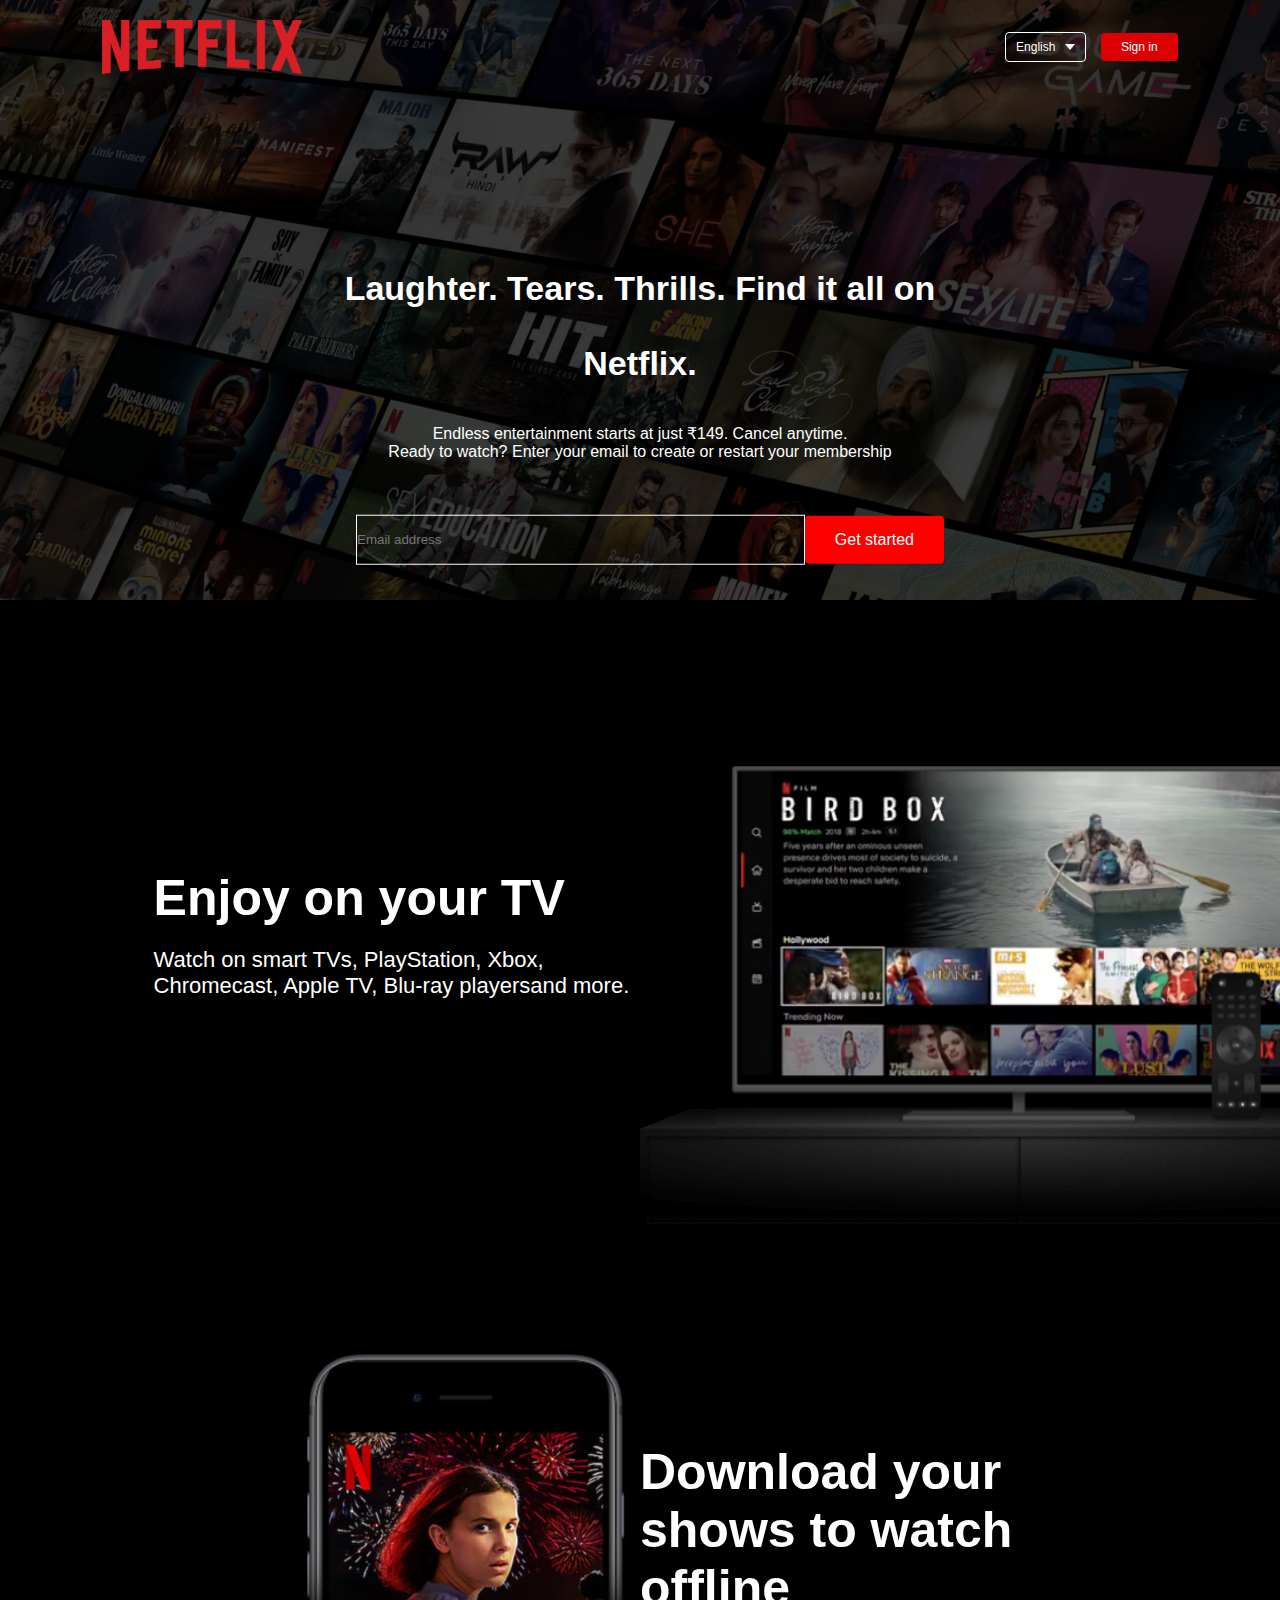
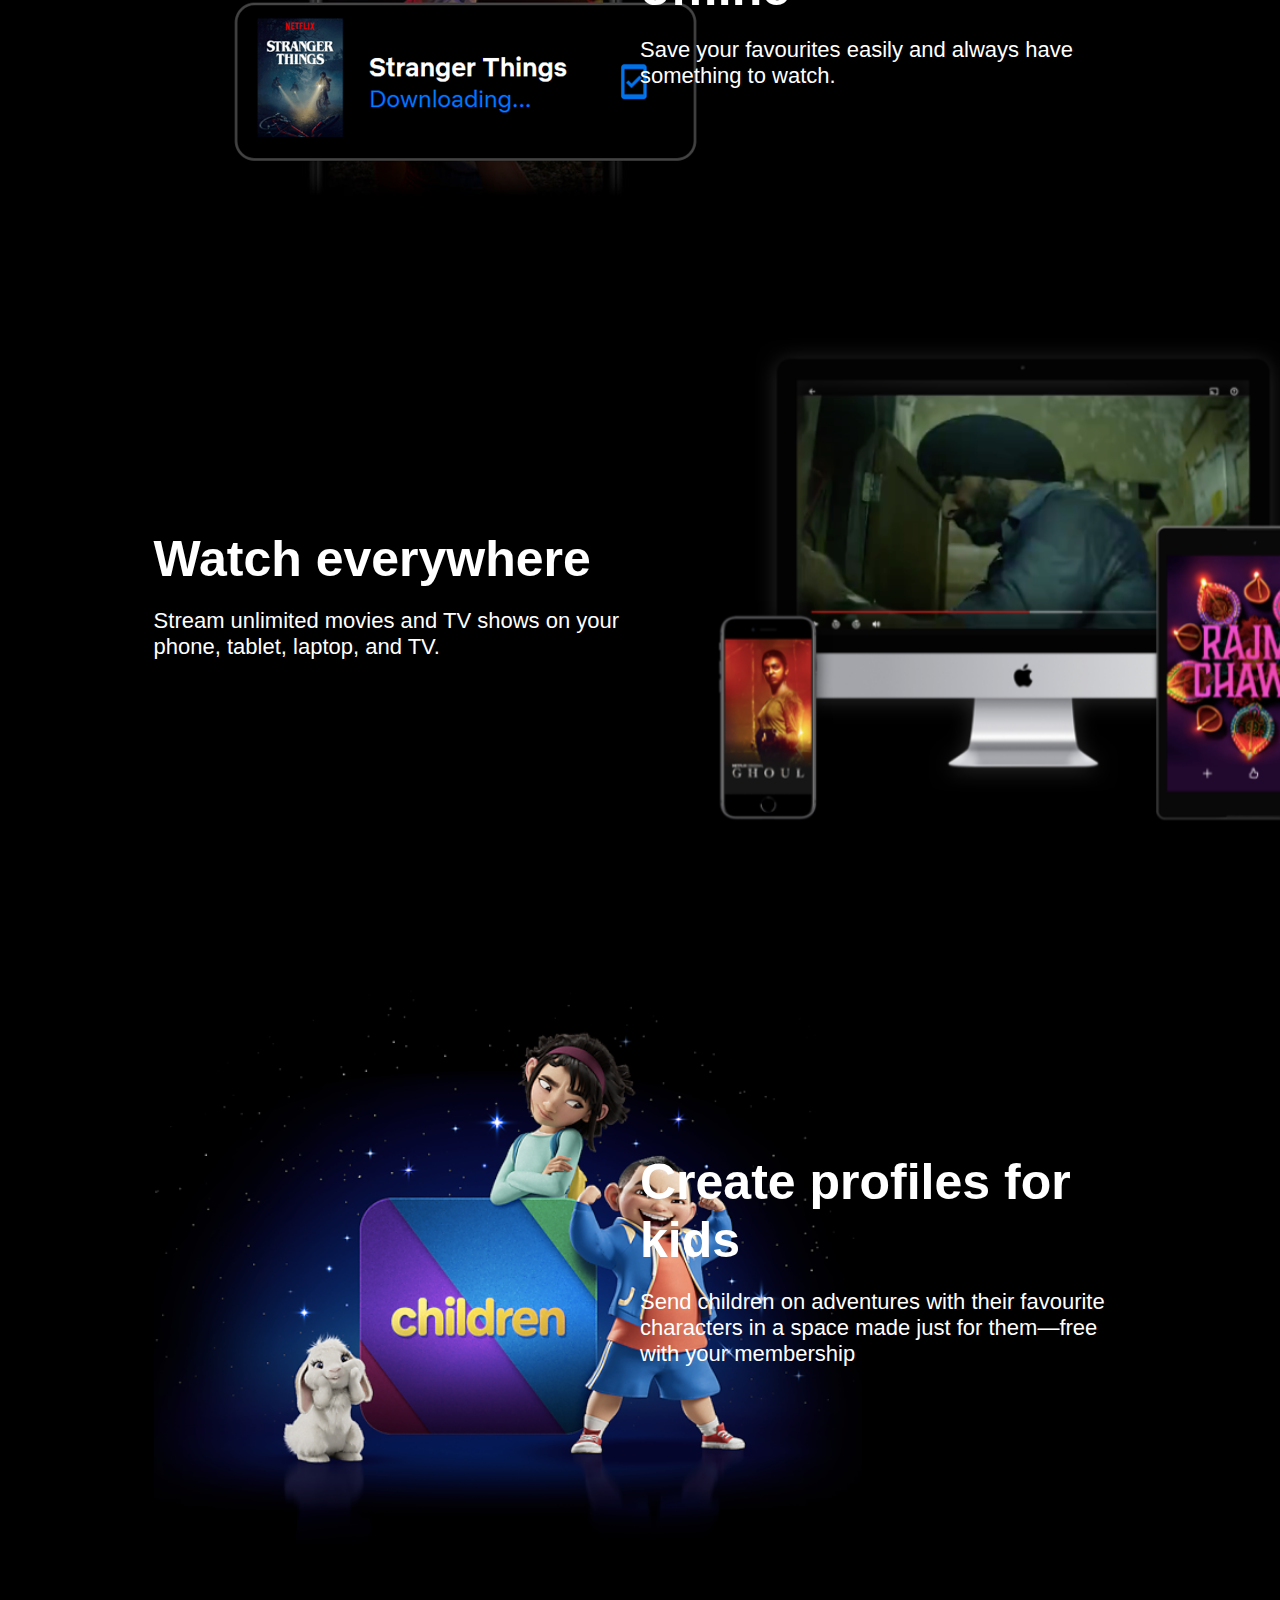
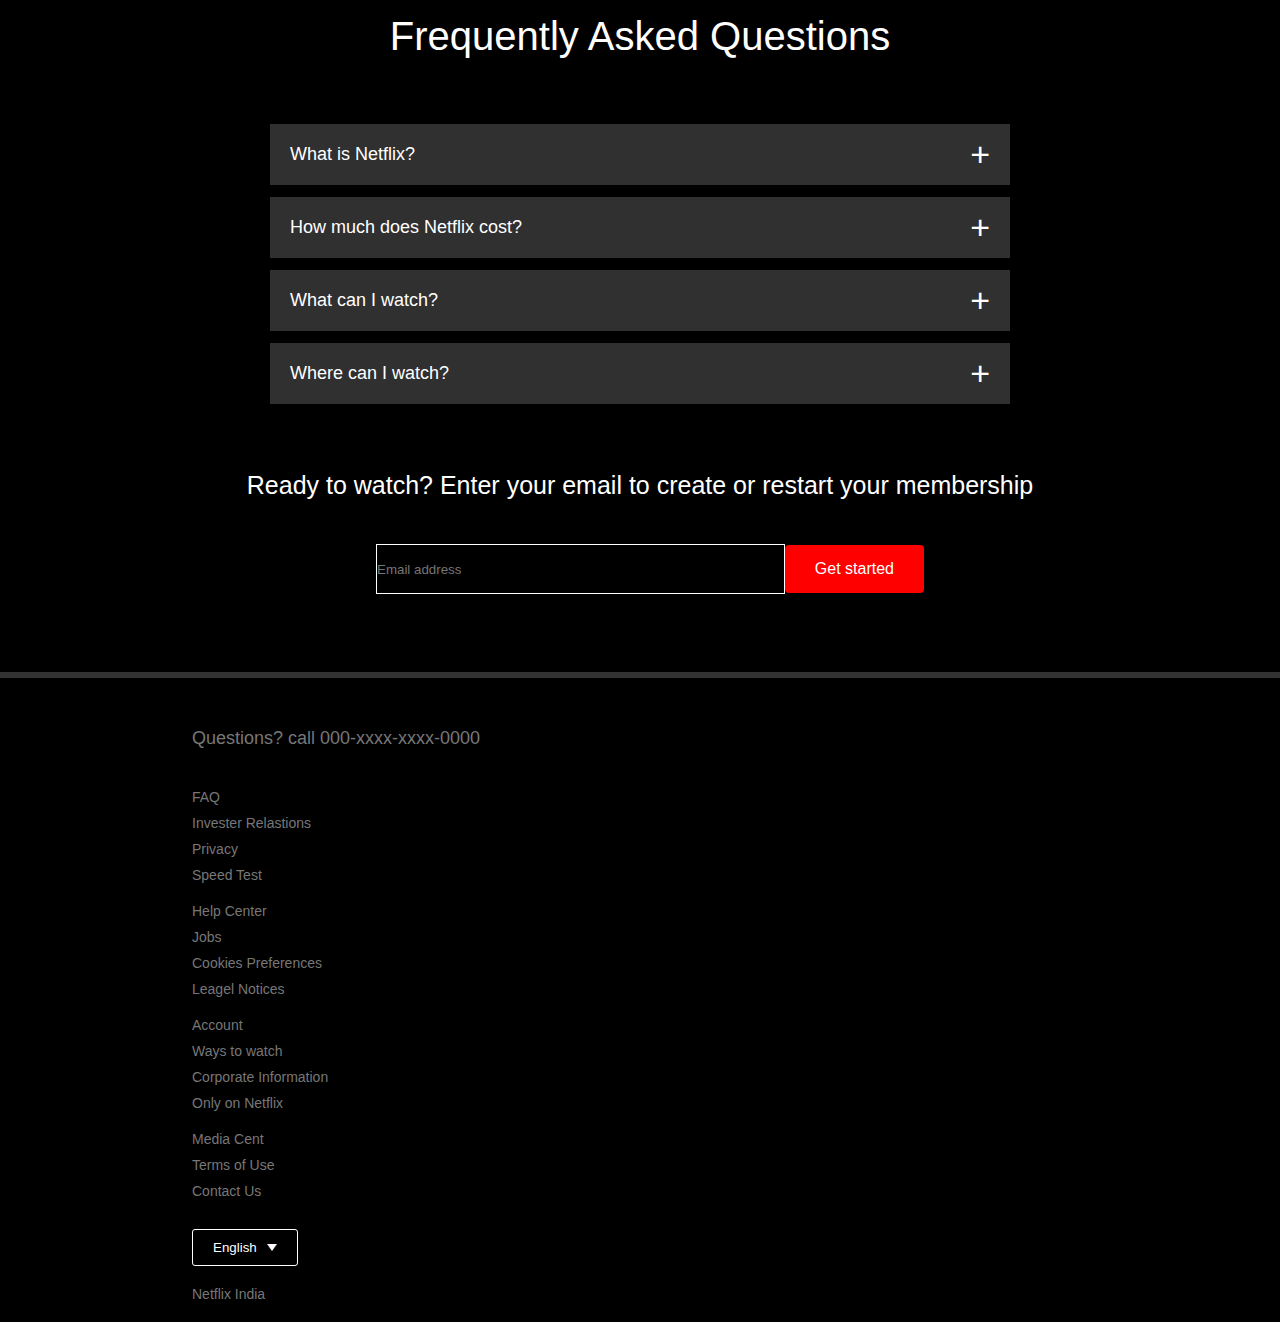
<file: Netflix/Index.html>
<!DOCTYPE html>
<html lang="en">
<head>
    <meta charset="UTF-8">
    <meta name="viewport" content="width=device-width, initial-scale=1.0">
    <title>Document</title>
    <link rel="stylesheet" href="style.css">
</head>
<body>
    <div class="header">
        <nav>
            <img src="netflix-img/images/logo.png" class="logo">
            <div>
               <a href="#"> <button class="language-btn">English<img src="netflix-img/images/down-icon.png"></button></a>
                <a href="#"><button>Sign in</button></a>
            </div>
        </nav>
        <div class="header-content">
            <h1>Laughter. Tears. Thrills. Find it all on Netflix.</h1>
           <P>Endless entertainment starts at just ₹149. Cancel anytime.</P>
            <h3>Ready to watch? Enter your email to create or restart your membership</h3>
            <form class="email-signup">
                <input type="email" placeholder="Email address" required>
                <button type="Submit">Get started</button>
            </form>
          
        </div>
    </div>
    <div class="features">

        <div class="row">
            <div class="text-col">
                <h2>Enjoy on your TV</h2>
                <P>Watch on smart TVs, PlayStation, Xbox, Chromecast, Apple TV, Blu-ray playersand more.</P>
            </div>
            <div class="img-col">
                <img src="netflix-img/images/feature-1.png"> 
            </div>
        </div>

        <div class="row">
            <div class="img-col">
                <img src="netflix-img/images/feature-2.png"> 
            </div>
            
            <div class="text-col">
                <h2>Download your shows to watch offline</h2>
               <p>Save your favourites easily and always have something to watch.</p>
            </div>
        </div>

        <div class="row">
            <div class="text-col">
                <h2>Watch everywhere</h2>
                <P>Stream unlimited movies and TV shows on your phone, tablet, laptop, and TV.</P>
            </div>
            
            <div class="img-col">
                <img src="netflix-img/images/feature-3.png"> 
            </div>
        </div>

        <div class="row">
            <div class="img-col">
                <img src="netflix-img/images/feature-4.png"> 
            </div>
            
            <div class="text-col">
                <h2>Create profiles for kids</h2>
                <P>Send children on adventures with their favourite characters in a space made just for them—free with your membership</P>
            </div>
        </div>
    </div>
    <div class="faq">
        <h2>Frequently Asked Questions</h2>
        <ul class="accordion">
            <li>
                <input type="radio" name="accordion" id="first">
                <label for="first">What is Netflix?</label>
                <div class="content">
                    <p>Netflix is a online entertainment plateform where you can watch movies, series, Drama, comedy, Action, and a lot of Fun.</p>
                </div>
            </li>
               <li>
                  <input type="radio" name="accordion" id="second">
                  <label for="second">How much does Netflix cost?</label>
                 <div class="content">
                     <p>It is very minimal cast which is asked by Netflix through you for your fun and smile on your family members face.
                        <br>For 1 day, only     <a href="#">$99.</a><br>
                        For one month, only     <a href="#">$199.</a><br>
                        For six month, only     <a href="#">$499.</a><br>
                        For 1 year, only        <a href="#">$799.</a><br>
                     </p>
                 </div>
               </li>
               <li>
                  <input type="radio" name="accordion" id="Third">
                  <label for="Third">What can I watch?</label>
                 <div class="content">
                     <p>Recomondaton.
                    <br><a href="#"><h3>Series</h3></a><br>
                    Harlan Cobens Shelter <br>
                    Secret Invasion <br>
                    Guns and Gulabs <br>
                    Sex Education <br>
                    Jujutsu kaisen <br>
                    Naruto <br>
                    <br><a href="#"><h3>Movies</h3></a><br>
                    Escape Room <br>
                    Deadpool <br>
                    Indiana Jones and the Dial of Destiny <br>
                    Bad Boys <br>
                    Rush Hour <br>
                    <br><a href="#"><h3>Korean Drama</h3></a><br>
                    -------------------NONE------------------
                    </P> 
                 </div>
               </li>
               <li>
                  <input type="radio" name="accordion" id="forth">
                  <label for="forth">Where can I watch?</label>
                 <div class="content">
                     <p>I thik you have not need to use my plateform because you use third party apps and websites.</p>
                 </div>
               </li>
        </ul>
        <small>Ready to watch? Enter your email to create or restart your membership</small>
        <form class="email-signup">
            <input type="email" placeholder="Email address" required>
            <button type="Submit">Get started</button>
        </form>
      
    </div>
    <div class="footer">
        <h2>Questions? call 000-xxxx-xxxx-0000</h2>

        <div class="row">
            <div class="col">
                <a href="#">FAQ</a>
                <a href="#">Invester Relastions</a>
                <a href="#">Privacy</a>
                <a href="#">Speed Test</a>
            </div>
            <div class="col">
                <a href="#">Help Center</a>
                <a href="#">Jobs</a>
                <a href="#">Cookies Preferences</a>
                <a href="#">Leagel Notices</a>
            </div>
            <div class="col">
                <a href="#">Account</a>
                <a href="#">Ways to watch</a>
                <a href="#">Corporate Information</a>
                <a href="#">Only on Netflix</a>
            </div>
            <div class="col">
               <a href="#">Media Cent</a>
               <a href="#">Terms of Use</a>
               <a href="#">Contact Us</a>
            </div>
        </div>
        <button class="language-btn">English<img src="netflix-img/images/down-icon.png"></button>
        <p class="copyright-txt">Netflix India</p>
    </div>
    
</body>
</html>
</file>
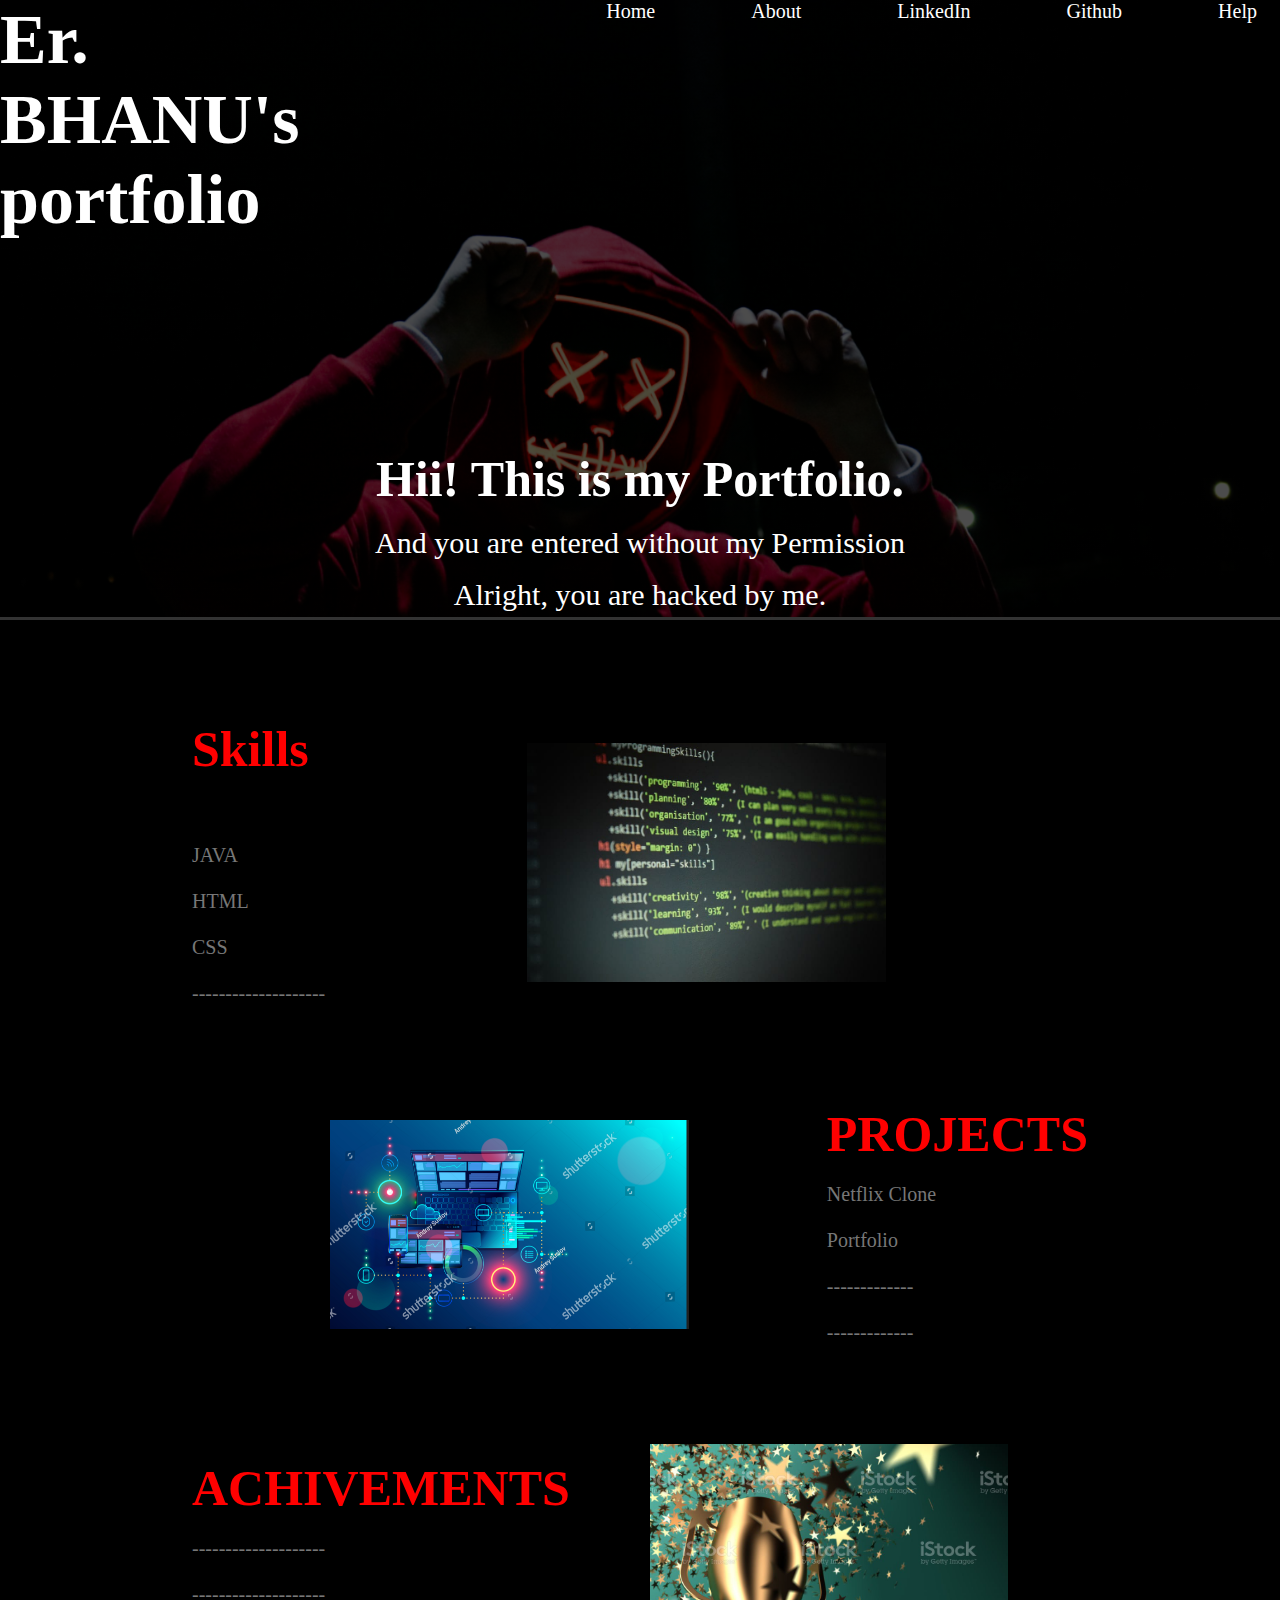
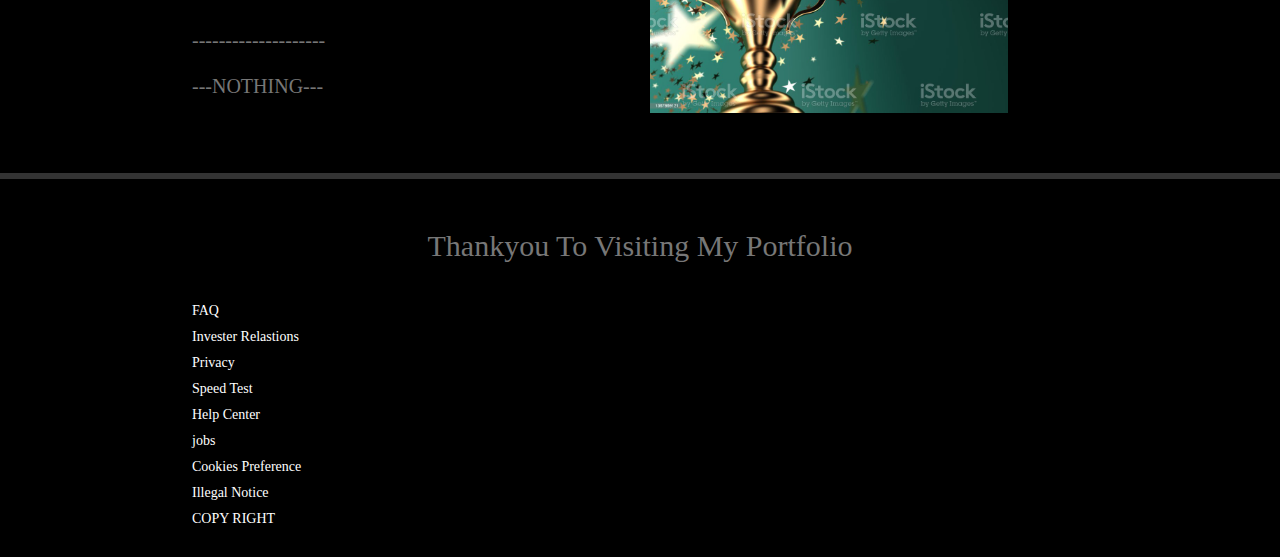
<file: Portfolio/Portfolio.html>
<!DOCTYPE html>
<html lang="en">
<head>
    <meta charset="UTF-8">
    <meta name="viewport" content="width=device-width, initial-scale=1.0">
    <title>Portfolio</title>
    <link rel="stylesheet" href="Portfolio.css">
</head>
<body>
    <div class="header">
      <header>
          <nav>
             <div class="left"><h1>Er.<br>BHANU's portfolio </h1></div>
               <div class="right">
                 <ul>
                     <li><a href="#">Home</a></li>
                     <li><a href="#">About</a></li>
                     <li><a href="#">LinkedIn</a></li>
                    <li><a href="https://github.com/Bhanu2003bcc/Bharat-Interns/tree/main/Portfolio">Github</a></li>
                     <li><a href="#">Help</a></li>
                 </ul>
             </div>
          </nav>
        </header>
    <div class="header-content">
        <h2>Hii! This is my Portfolio.</h2><br>
        <p>And you are entered without my Permission</p><br>
        <p>Alright, you are hacked by me.</p>
    </div>
  </div> 
  <div class="features">

    <div class="row">
        <div class="text-col">
            <h2>Skills</h2>
            <p>
                <br><br>
                JAVA
                <br><br>
                HTML
                <br><br>
                CSS
                <br><br>
                --------------------
            </p>
        </div>
        <div class="img-col">
            <img src="image2.jpg">
        </div>
    </div>

    <div class="row">
        <div class="img-col">
            <img src="image4.png">
        </div>
        <div class="text-col">
            <h2>PROJECTS</h2>
            <p>
                Netflix Clone
                <br><br>
                Portfolio
                <br><br>
                -------------
                <br><br>
                -------------
            </p>
        </div>
      
    </div>

    <div class="row">
        <div class="text-col">
            <h2>ACHIVEMENTS</h2>
            <p>
                --------------------
                <br><br>
                --------------------
                <br><br>
                --------------------
                <br><br>
                ---NOTHING---
            </p>
        </div>
        <div class="img-col">
            <img src="image3.jpg">
        </div>
    </div>
  </div>


  <div class="footer">
    <div class="lower">
        <h1>Thankyou To Visiting My Portfolio</h1>
    </div>
    <div class="none">
        <div class="do">
            <a href="#">FAQ</a>
            <a href="#">Invester Relastions</a>
            <a href="#">Privacy</a>
            <a href="#">Speed Test</a>
        </div>
        <div class="do">
            <a href="#">Help Center</a>
            <a href="#">jobs</a>
            <a href="#">Cookies Preference</a>
            <a href="#">Illegal Notice</a>
            <a href="#">COPY RIGHT</a>
        </div>
    </div>     
  </div>

   
</body>
</html>
</file>
<file: Netflix/style.css>
*{
    margin: 0;
    padding: 0;
    font-family: 'poppins',sans-serif;
    box-sizing: border-box;
}

body{
    background: black;
    color: white;
}

.header{
    width: 100%;
    height: 600px;
    background-image: linear-gradient(rgba(0,0,0,0.7),rgba(0,0,0,0.7)),url(netflix-img/images/header-image.png);
    background-size: cover;
    padding:  10px 8%;
    position: relative;
}


nav{
    display: flex;
    align-items: center;
    justify-content: space-between;
    padding: 10px 0;
}
.logo{
    width: 200px;
    cursor: pointer;
}

nav button{
    border: 0;
    outline: 0;
    background: #db0001;
    color: #fff;
    padding: 7px 20px;
    font-size: 12px;
    border-radius: 4px;
    margin-left: 10px;
    cursor: pointer;

}

.language-btn{
    display: inline-flex;
    align-items: center;
    background: transparent;
    border: 1px solid #fff;
    padding: 7px 10px;
}

.language-btn img{
    width: 10px;
    margin-left: 10px;
}

.header-content{
    position: absolute;
    top: 50%;
    left: 50%;
    transform: translate(-50%,-50%);
    text-align: center;
    margin-top: 100px;

}

.header-content h1{
    font-size: 34px;
    line-height: 75px;
    font-weight: 600;
    max-width: 700px;
    margin: .67em;
}

.header-content h3{
    font-weight: 400;
    margin-bottom: 20px;
    font-size: 1em;
}

.email-signup{
    border-radius: 4px;
    display: flex;
    align-items: center;
    margin-top: 30px;
    overflow: hidden;
    padding: 24px 16px 8px;
}


.email-signup input{
    height: 50px;
    border: 1px solid white;
    color: #fff;
    flex: 1;
    outline: 0;
    margin-left: 20px;
    background: transparent;
}

.email-signup button{
    font-size: 18px;
    border: 0;
    outline: 0;
    color: white;
    font-size: 16px;
    cursor: pointer;
    padding: 15px 30px;
    background: red;
    border: 0;
    border-radius: 4px 4px 4px 4px;
}
/*----This is for color change in the buttons------*/
button:hover{
    color: black;
}

.features{
    padding: 5px 12%;
    font-size: 22px;
}

.features .row{
    display: flex;
    flex-direction: row;
    width: 100%;
    align-items: center;
    flex-wrap: wrap;
    padding: 50px 0;
}

.features .text-col{
    flex-basis: 50%;
    margin-bottom: 20px;
    text-align: left;
}

.features .img-col{
    display: inline-block;
    width: 50%;
    margin: auto;
    display: flex;
    display: inline-block;
}

.features h2{
    font-size: 50px;
    font-weight: 600;
    margin-bottom: 20px;
}

/*-----------------faq-------*/
.faq{
    padding: 10px 12%;
    text-align: center;
    font-size: 18px;
}

.faq h2{
    font-weight: 500;
    font-size: 40px;
}

.accordion{
    margin: 60px auto;
    width: 100%;
    max-width: 750px;
}
.accordion li{
    list-style: none;
    width: 100%;
    padding: 5px;
}

.accordion li label{
    display: flex;
    align-items: center;
    padding: 20px;
    font-size: 18px;
    font-weight: 500;
    background: #303030;
    margin-bottom: 2px;
    cursor: pointer;
    position: relative;
}

label::after{
    content: '+';
    font-size: 34px;
    position: absolute;
    right: 20px;
    transition: transform 0.5s; 
}

input[type="radio"]{
    display: none;
}

.accordion .content{
    background: #303030;
    text-align: left;
    padding: 0 20px;
    max-height: 0;
    overflow: hidden;
    transition: max-height 0.5s, padding 0.5s;
}

.accordion input[type="radio"]:checked + label + .content{
    max-height: 600px;
    padding: 30px 20px;
}

.accordion input[type="radio"]:checked + label::after{
    transform: rotate(135deg);
}

.faq .email-signup{
    max-width: 600px;
    margin: 20px auto 60px;


}
.faq small{
    font-size: 25px;
}

.faq .accordion .content a{
    text-decoration: none;
    color: #db0001;
}

/*-----footer------- */
.footer{
    padding: 50px 15% 10px;
    border-top: 6px solid #333;
    color: #777;
}

.footer h2{
    font-size: 18px;
    font-weight: 400;
    margin-bottom: 30px;
}

.footer .col{
    flex-basis: 25%;
    flex-grow: 4;
    margin-bottom: 20px;
}

.footer .col a{
    display: block;
    text-decoration: none;
    color: #777;
    font-size: 14px;
    margin-bottom: 10px;
}

.footer .row{
    align-items: flex-start;
    padding: 10px 0;
}

.footer .row .col a:hover{
    color: red;
}

.footer .language-btn{
    color:white;
    padding: 10px 20px;
    border-radius: 3px;
}

.copyright-txt{
    font-size: 14px;
    margin-top: 20px;
    margin-bottom: 10px;
}

/*---------------media queres------------*/

@media only screen and (max-width: 600px){
    .logo{
    width: 100px;
    }
    nav button{
        padding: 5px 10px;
    }
    nav .language-btn{
        padding: 4px 8px;
    }
    .header-content{
        position: unset;
        transform: none;
        padding-top: 30px;   
    }
    .email-signup button{
        font-size: 12px;
        padding: 10px 15px;
    }
    .text-col, .img-col{
        flex-basis: 100%;
    }
    .features h2{
         font-size: 3px;
    }
    .features p{
        font-size: 15px;
    }
    .row:nth-child(2), .row:nth-child(4){
        flex-direction: column-reverse;
    }
    .features .row{
        padding: 10px 0;
    }
    .faq h2{
        font-size: 20px;
    }
    .accordion .content{
        font-size: 14px;
    }
    .accordion li label{
        padding: 10px;
        font-size: 14px;
    }
    label::after{
        font-size: 22px;
    }


}
</file>
<file: Portfolio/Portfolio.css>
*{
    margin: 0;
    padding: 0;
}

body{
    background-color: black;
    color: white;
    font-family: 'Times New Roman', Times, serif;
}

.header{
    background-image: linear-gradient(rgba(0,0,0,0.7),rgba(0,0,0,0.7)),url(pexels-sebastiaan-stam-1097456.jpg);
    background-size: cover;
    padding-bottom: 5px;
}

.header .left{
    font-size: 35px;
}

nav{
    width: 100%;
    height: 450px;
    background: transparent;
    display: flex;
    justify-content: space-around;
    align-items: top;
}

ul{
    display: flex;
    flex-direction: row;
    justify-content: center;
}

nav ul li{
    list-style: none;
    text-decoration: none;
    margin: 0 23px;
    padding: 0px 0px 0px 50px;
}

nav ul li a{
    text-decoration: none;
    color: white;
    font-size: 20px;
}

nav ul li a:hover{
    color: red;
}


.header-content h2{
    text-align: center;
    color: white;
    text-shadow: 5px;
    font-size: 50px;
}

.header-content p{
    text-align: center;
    color: white;
    font-size: 30px;
    
}

.features{
    padding: 5px 12%;
    font-size: 20px;
    padding: 50px 15% 10px;
    border-top: 3px solid #333;
    color: #777;
}

.features .row{
    display: flex;
    flex-direction: row;
    width: 100%;
    align-items: center;
    flex-wrap: wrap;
    padding: 50px 0;
}

.features .text-col p{
    flex-basis: 50%;
    margin-bottom: 0px;
    text-align: left;
}

.features .img-col{
    display: inline-block;
    width: 50%;
    margin: auto;
    display: flex;
}

.features .img-col img{
    display: block;
    width: 80%;
    margin: auto;
}

.features .row .text-col h2{
    font-size: 50px;
    font-weight: 600;
    margin-bottom: 20px;
    color: red;
}

.footer{
    padding: 50px 15% 10px;
    border-top: 6px solid #333;
    color: #777;
}

.footer .lower h1{
    font-size: 30px;
    font-weight: 400;
    margin-bottom: 30px;
    text-align: center;
}

.footer .none .do  a{
    display: block;
    text-decoration: none;
    color: white;
    font-size: 14px;
    margin-bottom: 10px;
}

.footer .none{
    align-items: self-start;
    padding: 10px 0;
}

.footer .none .do  a:hover{
    color: red;
}
</file>
